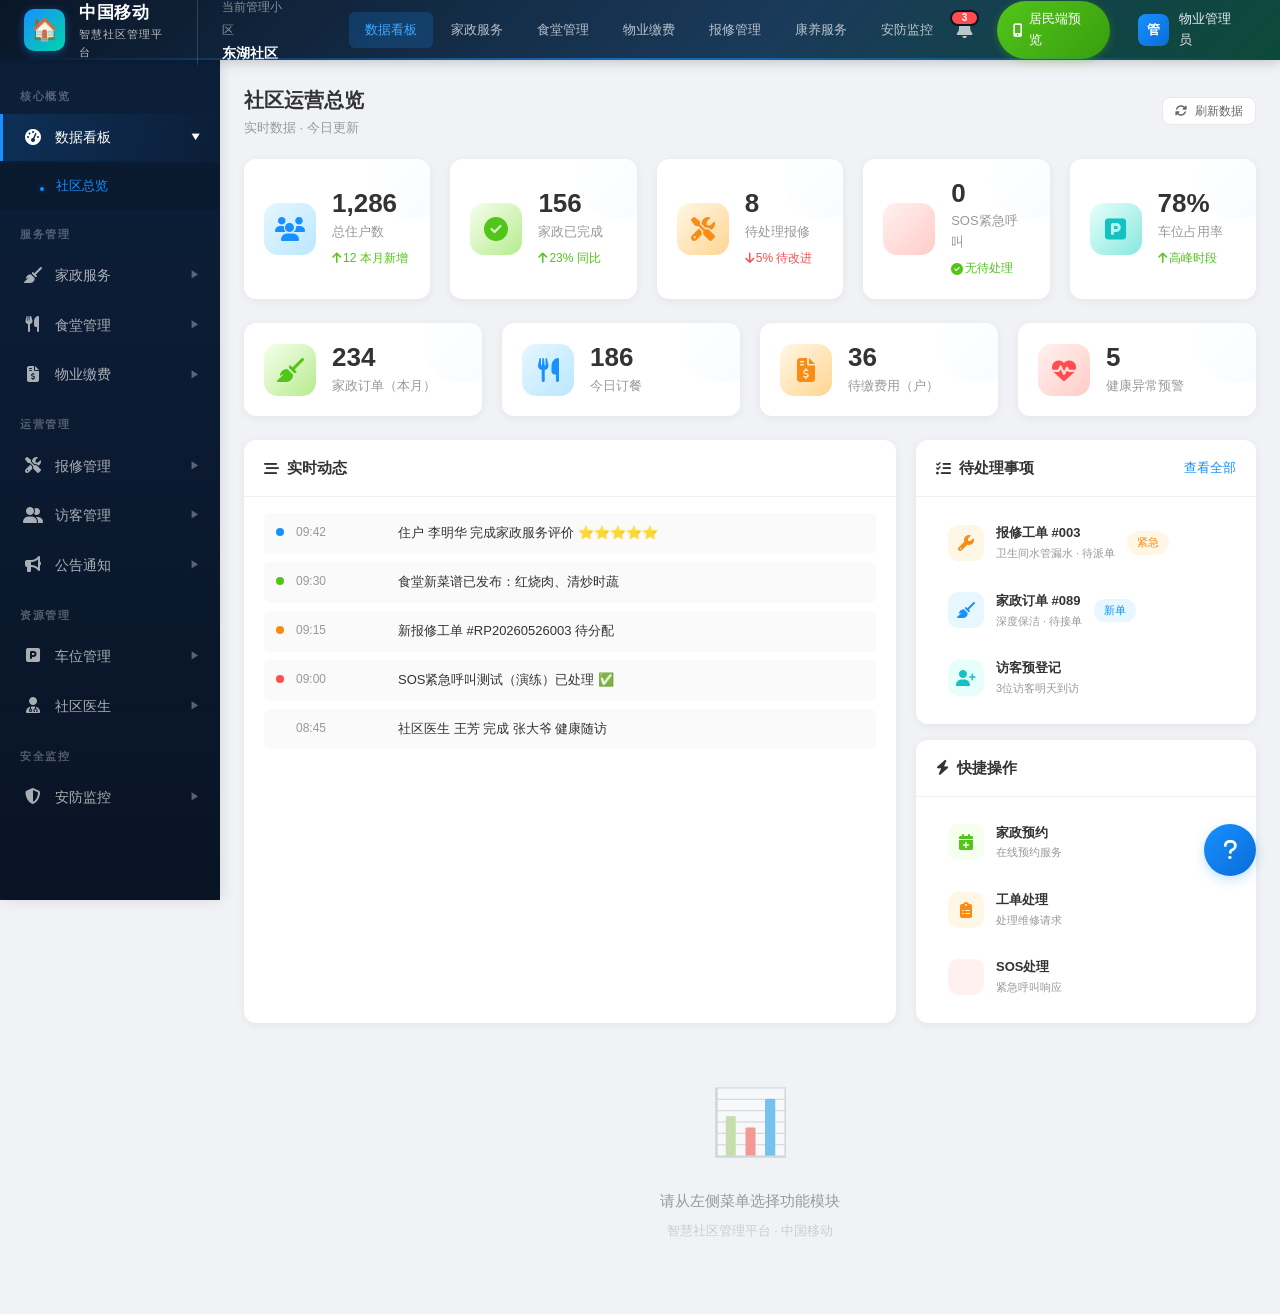
<file: static/index-v2.html>
<!DOCTYPE html>
<html lang="zh-CN">
<head>
    <meta charset="UTF-8">
    <meta name="viewport" content="width=device-width, initial-scale=1.0">
    <title>智慧社区物业管理平台</title>
    <link rel="stylesheet" href="design-system.css">
    <link rel="stylesheet" href="https://cdnjs.cloudflare.com/ajax/libs/font-awesome/6.4.0/css/all.min.css">
    <style>
        /* ============================================
           智慧社区管理平台 - 主界面样式
           UI Designer 2.0
           ============================================ */

        /* --- 顶部导航栏 --- */
        .top-header {
            height: var(--header-height);
            background: linear-gradient(135deg, #0a1628 0%, #1a3a5a 60%, #0d4a3a 100%);
            display: flex;
            align-items: center;
            justify-content: space-between;
            padding: 0 24px;
            box-shadow: 0 2px 12px rgba(0,0,0,0.2);
            position: fixed;
            top: 0; left: 0; right: 0;
            z-index: 1000;
        }
        .top-header::after {
            content: '';
            position: absolute;
            bottom: 0; left: 0; right: 0;
            height: 2px;
            background: linear-gradient(90deg, transparent 0%, #1890ff 50%, transparent 100%);
            opacity: 0.6;
        }
        .top-header-left { display: flex; align-items: center; gap: 24px; }
        .platform-logo { display: flex; align-items: center; gap: 14px; }
        .logo-icon {
            width: 42px; height: 42px;
            background: linear-gradient(135deg, #1890ff 0%, #00d4aa 100%);
            border-radius: 10px;
            display: flex; align-items: center; justify-content: center;
            font-size: 22px;
            box-shadow: 0 2px 8px rgba(24,144,255,0.4);
        }
        .logo-text { color: white; font-size: 17px; font-weight: 700; letter-spacing: 0.5px; }
        .logo-text small { display: block; font-size: 11px; font-weight: 400; opacity: 0.7; letter-spacing: 1px; }
        .current-community {
            padding-left: 24px;
            border-left: 1px solid rgba(255,255,255,0.15);
        }
        .current-community span { color: rgba(255,255,255,0.5); font-size: 12px; }
        .current-community strong { color: white; font-size: 14px; display: block; margin-top: 2px; }
        .top-nav { display: flex; gap: 2px; margin-left: 32px; }
        .top-nav-item {
            padding: 8px 16px;
            color: rgba(255,255,255,0.7);
            font-size: 13px;
            cursor: pointer;
            border-radius: 6px;
            transition: all var(--transition-fast);
            white-space: nowrap;
            font-weight: 500;
        }
        .top-nav-item:hover { background: rgba(255,255,255,0.1); color: white; }
        .top-nav-item.active {
            background: rgba(24,144,255,0.2);
            color: #40a9ff;
        }
        .top-header-right { display: flex; align-items: center; gap: 16px; }
        .header-notify {
            position: relative;
            padding: 8px;
            color: rgba(255,255,255,0.7);
            cursor: pointer;
            font-size: 18px;
            transition: all var(--transition-fast);
        }
        .header-notify:hover { color: white; transform: scale(1.1); }
        .header-notify .badge {
            position: absolute; top: 2px; right: 2px;
            min-width: 16px; height: 16px;
            background: #ff4d4f;
            border-radius: 8px;
            font-size: 10px;
            display: flex; align-items: center; justify-content: center;
            color: white;
            font-weight: 600;
            border: 2px solid #0a1628;
        }
        .user-dropdown {
            display: flex; align-items: center; gap: 10px;
            padding: 6px 12px;
            border-radius: 8px;
            cursor: pointer;
            transition: all var(--transition-fast);
        }
        .user-dropdown:hover { background: rgba(255,255,255,0.1); }
        .user-avatar-sm {
            width: 32px; height: 32px;
            background: linear-gradient(135deg, #1890ff 0%, #096dd9 100%);
            border-radius: 8px;
            display: flex; align-items: center; justify-content: center;
            color: white; font-size: 13px; font-weight: 600;
        }
        .user-name-sm { color: rgba(255,255,255,0.9); font-size: 13px; }

        /* --- 主布局 --- */
        .main-container { display: flex; margin-top: var(--header-height); min-height: calc(100vh - var(--header-height)); }

        /* --- 侧边栏 --- */
        .sidebar {
            width: var(--sidebar-width);
            background: linear-gradient(180deg, #0c1f3a 0%, #091425 100%);
            min-height: calc(100vh - var(--header-height));
            position: fixed;
            left: 0; top: var(--header-height);
            bottom: 0;
            overflow-y: auto;
            box-shadow: 2px 0 12px rgba(0,0,0,0.1);
            transition: width 0.3s ease;
        }
        .sidebar::-webkit-scrollbar { width: 4px; }
        .sidebar::-webkit-scrollbar-thumb { background: rgba(255,255,255,0.1); border-radius: 2px; }
        .sidebar-menu { padding: 12px 0; }
        .menu-group-label {
            padding: 16px 20px 6px;
            font-size: 11px;
            color: rgba(255,255,255,0.3);
            text-transform: uppercase;
            letter-spacing: 1.5px;
            font-weight: 600;
        }
        .menu-item {
            display: flex;
            align-items: center;
            justify-content: space-between;
            padding: 11px 20px;
            color: rgba(255,255,255,0.65);
            font-size: 14px;
            cursor: pointer;
            transition: all var(--transition-fast);
            border-left: 3px solid transparent;
            margin: 2px 0;
        }
        .menu-item:hover { background: rgba(255,255,255,0.06); color: rgba(255,255,255,0.9); }
        .menu-item.active {
            background: linear-gradient(90deg, rgba(24,144,255,0.15) 0%, transparent 100%);
            color: white;
            border-left-color: var(--color-primary);
        }
        .menu-item-left { display: flex; align-items: center; gap: 12px; }
        .menu-item-icon { font-size: 16px; width: 20px; text-align: center; }
        .menu-arrow { font-size: 10px; transition: transform 0.3s ease; opacity: 0.5; }
        .menu-item.open .menu-arrow { transform: rotate(90deg); opacity: 1; }
        .submenu {
            display: none;
            background: rgba(0,0,0,0.15);
            padding: 4px 0;
        }
        .submenu.show { display: block; animation: submenuSlide 0.2s ease; }
        @keyframes submenuSlide { from { opacity: 0; transform: translateY(-4px); } to { opacity: 1; transform: translateY(0); } }
        .submenu-item {
            padding: 9px 20px 9px 56px;
            color: rgba(255,255,255,0.5);
            font-size: 13px;
            cursor: pointer;
            transition: all var(--transition-fast);
            position: relative;
        }
        .submenu-item::before {
            content: '';
            position: absolute;
            left: 40px; top: 50%;
            width: 4px; height: 4px;
            border-radius: 50%;
            background: rgba(255,255,255,0.2);
        }
        .submenu-item:hover { color: rgba(255,255,255,0.85); background: rgba(255,255,255,0.04); }
        .submenu-item:hover::before { background: var(--color-primary); }
        .submenu-item.active { color: var(--color-primary); }
        .submenu-item.active::before { background: var(--color-primary); box-shadow: 0 0 6px rgba(24,144,255,0.5); }

        /* --- 主内容区 --- */
        .main-content {
            flex: 1;
            margin-left: var(--sidebar-width);
            padding: 24px;
            min-height: calc(100vh - var(--header-height));
            animation: pageEnter 0.3s ease-out;
        }
        @keyframes pageEnter { from { opacity: 0; transform: translateY(8px); } to { opacity: 1; transform: translateY(0); } }

        /* --- 数据概览卡片 --- */
        .overview-grid {
            display: grid;
            grid-template-columns: repeat(4, 1fr);
            gap: 20px;
            margin-bottom: 24px;
        }
        .overview-grid.five-cols { grid-template-columns: repeat(5, 1fr); }
        .stat-card {
            background: var(--color-white);
            border-radius: var(--radius-lg);
            padding: 20px;
            display: flex;
            align-items: center;
            gap: 16px;
            box-shadow: var(--shadow-sm);
            transition: all var(--transition-base);
            cursor: pointer;
            position: relative;
            overflow: hidden;
        }
        .stat-card::after {
            content: '';
            position: absolute;
            top: 0; right: 0;
            width: 80px; height: 80px;
            border-radius: 50%;
            background: linear-gradient(135deg, transparent 0%, rgba(24,144,255,0.03) 100%);
            transform: translate(20px, -20px);
        }
        .stat-card:hover { box-shadow: var(--shadow-md); transform: translateY(-3px); }
        .stat-icon {
            width: 52px; height: 52px;
            border-radius: 14px;
            display: flex; align-items: center; justify-content: center;
            font-size: 24px;
            flex-shrink: 0;
            position: relative;
            z-index: 1;
        }
        .stat-icon.blue { background: linear-gradient(135deg, #e6f7ff 0%, #bae7ff 100%); color: #1890ff; }
        .stat-icon.green { background: linear-gradient(135deg, #f6ffed 0%, #b7eb8f 100%); color: #52c41a; }
        .stat-icon.orange { background: linear-gradient(135deg, #fff7e6 0%, #ffd591 100%); color: #fa8c16; }
        .stat-icon.red { background: linear-gradient(135deg, #fff1f0 0%, #ffccc7 100%); color: #ff4d4f; }
        .stat-icon.purple { background: linear-gradient(135deg, #f9f0ff 0%, #d3adf7 100%); color: #722ed1; }
        .stat-icon.cyan { background: linear-gradient(135deg, #e6fffb 0%, #87e8de 100%); color: #13c2c2; }
        .stat-info { position: relative; z-index: 1; }
        .stat-info h3 {
            font-size: 26px;
            font-weight: 700;
            color: var(--color-text-primary);
            line-height: 1.1;
            font-variant-numeric: tabular-nums;
        }
        .stat-info p { font-size: 13px; color: var(--color-text-tertiary); margin-top: 4px; }
        .stat-trend {
            display: inline-flex;
            align-items: center;
            gap: 2px;
            font-size: 12px;
            margin-top: 6px;
            font-weight: 500;
        }
        .stat-trend.up { color: #52c41a; }
        .stat-trend.down { color: #ff4d4f; }

        /* --- 功能入口网格 --- */
        .func-grid {
            display: grid;
            grid-template-columns: repeat(4, 1fr);
            gap: 16px;
            margin-bottom: 24px;
        }
        .func-card {
            background: var(--color-white);
            border-radius: var(--radius-lg);
            padding: 24px 16px;
            text-align: center;
            cursor: pointer;
            transition: all var(--transition-base);
            box-shadow: var(--shadow-sm);
            border: 1px solid transparent;
        }
        .func-card:hover {
            box-shadow: var(--shadow-lg);
            transform: translateY(-4px);
            border-color: var(--color-primary-light);
        }
        .func-icon-wrap {
            width: 56px; height: 56px;
            margin: 0 auto 12px;
            border-radius: 16px;
            display: flex; align-items: center; justify-content: center;
            font-size: 28px;
            transition: transform var(--transition-base);
        }
        .func-card:hover .func-icon-wrap { transform: scale(1.1); }
        .func-name { font-size: 15px; font-weight: 600; color: var(--color-text-primary); margin-bottom: 4px; }
        .func-desc { font-size: 12px; color: var(--color-text-tertiary); }

        /* --- 内容布局 --- */
        .content-grid {
            display: grid;
            grid-template-columns: 1fr 340px;
            gap: 20px;
        }
        .panel {
            background: var(--color-white);
            border-radius: var(--radius-lg);
            box-shadow: var(--shadow-sm);
            overflow: hidden;
        }
        .panel-header {
            display: flex;
            justify-content: space-between;
            align-items: center;
            padding: 16px 20px;
            border-bottom: 1px solid #f0f0f0;
        }
        .panel-title {
            font-size: 15px;
            font-weight: 600;
            color: var(--color-text-primary);
            display: flex;
            align-items: center;
            gap: 8px;
        }
        .panel-body { padding: 16px 20px; }
        .panel-more { font-size: 13px; color: var(--color-primary); cursor: pointer; font-weight: 500; }
        .panel-more:hover { color: var(--color-primary-dark); }

        /* --- 事件时间线 --- */
        .event-list { display: flex; flex-direction: column; gap: 8px; }
        .event-item {
            display: flex;
            gap: 12px;
            padding: 10px 12px;
            background: var(--color-bg-light);
            border-radius: var(--radius-sm);
            font-size: 13px;
            transition: background var(--transition-fast);
        }
        .event-item:hover { background: #f0f7ff; }
        .event-time { color: var(--color-text-tertiary); min-width: 90px; font-size: 12px; flex-shrink: 0; }
        .event-dot {
            width: 8px; height: 8px;
            border-radius: 50%;
            margin-top: 5px;
            flex-shrink: 0;
        }
        .event-dot.blue { background: var(--color-primary); }
        .event-dot.green { background: var(--color-success); }
        .event-dot.orange { background: var(--color-warning); }
        .event-dot.red { background: var(--color-danger); }

        /* --- 快捷入口列表 --- */
        .quick-list { display: flex; flex-direction: column; gap: 8px; }
        .quick-item {
            display: flex;
            align-items: center;
            gap: 12px;
            padding: 10px 12px;
            border-radius: var(--radius-sm);
            cursor: pointer;
            transition: background var(--transition-fast);
        }
        .quick-item:hover { background: var(--color-bg-light); }
        .quick-icon {
            width: 36px; height: 36px;
            border-radius: 10px;
            display: flex; align-items: center; justify-content: center;
            font-size: 16px;
            flex-shrink: 0;
        }
        .quick-text h4 { font-size: 13px; font-weight: 600; color: var(--color-text-primary); }
        .quick-text p { font-size: 11px; color: var(--color-text-tertiary); margin-top: 1px; }

        /* --- 表格容器 --- */
        .table-panel {
            background: var(--color-white);
            border-radius: var(--radius-lg);
            box-shadow: var(--shadow-sm);
            overflow: hidden;
            margin-bottom: 20px;
        }
        .table-toolbar {
            display: flex;
            justify-content: space-between;
            align-items: center;
            padding: 16px 20px;
            border-bottom: 1px solid #f0f0f0;
            flex-wrap: wrap;
            gap: 12px;
        }
        .table-toolbar-left { display: flex; align-items: center; gap: 12px; flex-wrap: wrap; }
        .table-toolbar-right { display: flex; align-items: center; gap: 8px; }

        /* --- Tab 切换 --- */
        .tab-bar {
            display: flex;
            background: var(--color-bg-light);
            border-radius: var(--radius-md);
            padding: 3px;
            gap: 2px;
        }
        .tab-item {
            padding: 7px 16px;
            font-size: 13px;
            color: var(--color-text-secondary);
            cursor: pointer;
            border-radius: var(--radius-sm);
            transition: all var(--transition-fast);
            font-weight: 500;
            white-space: nowrap;
        }
        .tab-item:hover { color: var(--color-text-primary); background: rgba(255,255,255,0.5); }
        .tab-item.active { background: var(--color-white); color: var(--color-primary); box-shadow: var(--shadow-xs); font-weight: 600; }

        /* --- 页面标题区 --- */
        .page-header {
            display: flex;
            justify-content: space-between;
            align-items: center;
            margin-bottom: 20px;
            flex-wrap: wrap;
            gap: 12px;
        }
        .page-title-area h2 { font-size: 20px; font-weight: 700; color: var(--color-text-primary); }
        .page-title-area p { font-size: 13px; color: var(--color-text-tertiary); margin-top: 2px; }
        .page-actions { display: flex; gap: 8px; }

        /* --- 表单面板 --- */
        .form-panel {
            background: var(--color-white);
            border-radius: var(--radius-lg);
            box-shadow: var(--shadow-sm);
            overflow: hidden;
        }
        .form-section {
            padding: 20px;
            border-bottom: 1px solid #f0f0f0;
        }
        .form-section:last-child { border-bottom: none; }
        .form-section-title {
            font-size: 15px;
            font-weight: 600;
            color: var(--color-text-primary);
            margin-bottom: 16px;
            display: flex;
            align-items: center;
            gap: 8px;
        }
        .form-row {
            display: grid;
            grid-template-columns: repeat(3, 1fr);
            gap: 16px;
            margin-bottom: 16px;
        }
        .form-row:last-child { margin-bottom: 0; }
        .form-col-2 { grid-column: span 2; }
        .form-col-full { grid-column: 1 / -1; }

        /* --- 服务类型选择 --- */
        .service-type-grid { display: grid; grid-template-columns: repeat(4, 1fr); gap: 12px; }
        .service-type-card {
            border: 2px solid var(--color-border);
            border-radius: var(--radius-md);
            padding: 16px 12px;
            text-align: center;
            cursor: pointer;
            transition: all var(--transition-fast);
        }
        .service-type-card:hover { border-color: var(--color-primary); background: var(--color-primary-light); }
        .service-type-card.selected {
            border-color: var(--color-primary);
            background: linear-gradient(135deg, #e6f7ff 0%, #bae7ff 100%);
        }
        .service-type-icon {
            width: 44px; height: 44px;
            margin: 0 auto 8px;
            background: var(--color-bg-light);
            border-radius: 12px;
            display: flex; align-items: center; justify-content: center;
            font-size: 22px;
            transition: all var(--transition-fast);
        }
        .service-type-card.selected .service-type-icon {
            background: linear-gradient(135deg, var(--color-primary) 0%, var(--color-primary-dark) 100%);
        }
        .service-type-card.selected .service-type-icon { filter: brightness(10); }
        .service-type-name { font-size: 14px; font-weight: 600; color: var(--color-text-primary); }
        .service-type-price { font-size: 12px; color: var(--color-text-tertiary); margin-top: 4px; }

        /* --- 演示引导 --- */
        .guide-overlay {
            position: fixed; top: 0; left: 0; right: 0; bottom: 0;
            background: rgba(0,0,0,0.6);
            backdrop-filter: blur(4px);
            -webkit-backdrop-filter: blur(4px);
            z-index: 5000;
            display: flex; align-items: center; justify-content: center;
            animation: fadeIn 0.3s ease;
        }
        .guide-card {
            background: var(--color-white);
            border-radius: var(--radius-xl);
            width: 500px;
            max-width: 92%;
            overflow: hidden;
            box-shadow: var(--shadow-xl);
            animation: guidePop 0.4s cubic-bezier(0.34, 1.56, 0.64, 1);
        }
        @keyframes guidePop { from { opacity: 0; transform: scale(0.9) translateY(20px); } to { opacity: 1; transform: scale(1) translateY(0); } }
        .guide-card-header {
            background: var(--color-primary-gradient);
            color: white;
            padding: 28px 28px 20px;
            text-align: center;
        }
        .guide-card-header h2 { font-size: 22px; margin-bottom: 8px; }
        .guide-card-header p { font-size: 14px; opacity: 0.85; }
        .guide-steps { padding: 24px 28px; }
        .guide-step {
            display: flex; align-items: center; gap: 14px;
            padding: 12px;
            border-radius: var(--radius-md);
            transition: background var(--transition-fast);
        }
        .guide-step:hover { background: var(--color-bg-light); }
        .guide-step-num {
            width: 28px; height: 28px;
            background: var(--color-primary-gradient);
            color: white;
            border-radius: 50%;
            display: flex; align-items: center; justify-content: center;
            font-size: 13px; font-weight: 700;
            flex-shrink: 0;
        }
        .guide-step-text { font-size: 14px; color: var(--color-text-primary); }
        .guide-card-footer {
            padding: 16px 28px;
            background: var(--color-bg-light);
            display: flex;
            justify-content: center;
            gap: 12px;
        }

        /* --- 帮助面板 --- */
        .help-fab {
            position: fixed;
            bottom: 24px; right: 24px;
            width: 52px; height: 52px;
            background: var(--color-primary-gradient);
            border-radius: 50%;
            display: flex; align-items: center; justify-content: center;
            color: white;
            font-size: 22px;
            cursor: pointer;
            box-shadow: var(--shadow-primary);
            z-index: 1000;
            transition: all var(--transition-base);
        }
        .help-fab:hover { transform: scale(1.1); box-shadow: 0 6px 24px rgba(24,144,255,0.4); }
        .help-panel {
            position: fixed;
            bottom: 88px; right: 24px;
            width: 320px;
            background: var(--color-white);
            border-radius: var(--radius-lg);
            box-shadow: var(--shadow-xl);
            z-index: 1000;
            overflow: hidden;
            display: none;
            animation: helpSlide 0.25s ease;
        }
        .help-panel.show { display: block; }
        @keyframes helpSlide { from { opacity: 0; transform: translateY(8px); } to { opacity: 1; transform: translateY(0); } }
        .help-panel-header {
            padding: 14px 16px;
            background: var(--color-primary-gradient);
            color: white;
            font-size: 15px;
            font-weight: 600;
        }
        .help-panel-body { padding: 8px; max-height: 400px; overflow-y: auto; }

        /* --- H5预览按钮 --- */
        .h5-preview-btn {
            display: inline-flex;
            align-items: center;
            gap: 6px;
            padding: 8px 16px;
            background: linear-gradient(135deg, #52c41a 0%, #389e0d 100%);
            color: white;
            border-radius: var(--radius-pill);
            font-size: 13px;
            font-weight: 500;
            cursor: pointer;
            transition: all var(--transition-base);
            box-shadow: 0 2px 8px rgba(82,196,26,0.3);
        }
        .h5-preview-btn:hover { transform: translateY(-2px); box-shadow: 0 4px 16px rgba(82,196,26,0.4); }

        /* --- 通知下拉 --- */
        .notify-dropdown {
            position: absolute;
            top: 100%; right: 0;
            width: 360px;
            background: var(--color-white);
            border-radius: var(--radius-lg);
            box-shadow: var(--shadow-xl);
            z-index: 1001;
            margin-top: 12px;
            overflow: hidden;
            display: none;
            animation: notifySlide 0.2s ease;
        }
        .notify-dropdown.show { display: block; }
        @keyframes notifySlide { from { opacity: 0; transform: translateY(-4px); } to { opacity: 1; transform: translateY(0); } }
        .notify-dropdown-header {
            display: flex; justify-content: space-between; align-items: center;
            padding: 14px 16px;
            border-bottom: 1px solid #f0f0f0;
        }
        .notify-dropdown-header h4 { font-size: 15px; color: var(--color-text-primary); margin: 0; }
        .notify-dropdown-list { max-height: 320px; overflow-y: auto; }
        .notify-item {
            display: flex; align-items: flex-start; gap: 12px;
            padding: 12px 16px;
            cursor: pointer;
            transition: background var(--transition-fast);
            border-bottom: 1px solid #fafafa;
        }
        .notify-item:hover { background: #f0f7ff; }
        .notify-item.unread { background: #fffbe6; }
    </style>
</head>
<body>
    <!-- ========== 顶部导航栏 ========== -->
    <header class="top-header">
        <div class="top-header-left">
            <div class="platform-logo">
                <div class="logo-icon">🏠</div>
                <div class="logo-text">中国移动<br><small>智慧社区管理平台</small></div>
            </div>
            <div class="current-community">
                <span>当前管理小区</span>
                <strong>东湖社区</strong>
            </div>
            <nav class="top-nav">
                <div class="top-nav-item active" onclick="switchModule('dashboard')">数据看板</div>
                <div class="top-nav-item" onclick="switchModule('housekeeping')">家政服务</div>
                <div class="top-nav-item" onclick="switchModule('canteen')">食堂管理</div>
                <div class="top-nav-item" onclick="switchModule('property')">物业缴费</div>
                <div class="top-nav-item" onclick="switchModule('repair')">报修管理</div>
                <div class="top-nav-item" onclick="switchModule('health')">康养服务</div>
                <div class="top-nav-item" onclick="switchModule('security')">安防监控</div>
            </nav>
        </div>
        <div class="top-header-right">
            <div class="header-notify" onclick="toggleNotifyDropdown(event)" id="notifyBell">
                <i class="fas fa-bell"></i>
                <span class="badge badge-red" id="notifyBadge">3</span>
                <div class="notify-dropdown" id="notifyDropdown">
                    <div class="notify-dropdown-header">
                        <h4>消息提醒</h4>
                        <span class="panel-more" onclick="clearNotifications(event)">全部已读</span>
                    </div>
                    <div class="notify-dropdown-list" id="notifyList">
                        <div class="notify-item unread">
                            <i class="fas fa-exclamation-circle" style="color:#ff4d4f;font-size:18px;"></i>
                            <div class="notify-content">
                                <div class="notify-title">紧急：3栋2单元消防通道堵塞</div>
                                <div class="notify-desc">巡检发现消防通道被杂物占用</div>
                            </div>
                            <span class="notify-time">2分钟前</span>
                        </div>
                        <div class="notify-item unread">
                            <i class="fas fa-wrench" style="color:#fa8c16;font-size:18px;"></i>
                            <div class="notify-content">
                                <div class="notify-title">新报修：卫生间水管漏水</div>
                                <div class="notify-desc">住户 李明华 提交报修申请</div>
                            </div>
                            <span class="notify-time">10分钟前</span>
                        </div>
                        <div class="notify-item">
                            <i class="fas fa-calendar-check" style="color:#1890ff;font-size:18px;"></i>
                            <div class="notify-content">
                                <div class="notify-title">社区医生签约到期提醒</div>
                                <div class="notify-desc">5位居民签约即将到期</div>
                            </div>
                            <span class="notify-time">1小时前</span>
                        </div>
                    </div>
                </div>
            </div>
            <div class="h5-preview-btn" onclick="window.open('h5.html','_blank')">
                <i class="fas fa-mobile-alt"></i> 居民端预览
            </div>
            <div class="user-dropdown">
                <div class="user-avatar-sm">管</div>
                <span class="user-name-sm">物业管理员</span>
            </div>
        </div>
    </header>

    <div class="main-container">
        <!-- ========== 侧边栏 ========== -->
        <aside class="sidebar">
            <div class="sidebar-menu">
                <div class="menu-group-label">核心概览</div>
                <div class="menu-item has-submenu open active" onclick="toggleSubmenu(this)" data-module="dashboard">
                    <div class="menu-item-left">
                        <span class="menu-item-icon"><i class="fas fa-tachometer-alt"></i></span>
                        <span>数据看板</span>
                    </div>
                    <span class="menu-arrow">▶</span>
                </div>
                <div class="submenu show" id="submenu-dashboard">
                    <div class="submenu-item active" data-page="dashboard-home" onclick="showPage('dashboard-home')">社区总览</div>
                </div>

                <div class="menu-group-label">服务管理</div>
                <div class="menu-item has-submenu" onclick="toggleSubmenu(this)" data-module="housekeeping">
                    <div class="menu-item-left">
                        <span class="menu-item-icon"><i class="fas fa-broom"></i></span>
                        <span>家政服务</span>
                    </div>
                    <span class="menu-arrow">▶</span>
                </div>
                <div class="submenu" id="submenu-housekeeping">
                    <div class="submenu-item" data-page="housekeeping-home" onclick="showPage('housekeeping-home')">服务概览</div>
                    <div class="submenu-item" data-page="housekeeping-book" onclick="showPage('housekeeping-book')">服务预约</div>
                    <div class="submenu-item" data-page="housekeeping-orders" onclick="showPage('housekeeping-orders')">订单管理</div>
                </div>

                <div class="menu-item has-submenu" onclick="toggleSubmenu(this)" data-module="canteen">
                    <div class="menu-item-left">
                        <span class="menu-item-icon"><i class="fas fa-utensils"></i></span>
                        <span>食堂管理</span>
                    </div>
                    <span class="menu-arrow">▶</span>
                </div>
                <div class="submenu" id="submenu-canteen">
                    <div class="submenu-item" data-page="canteen-home" onclick="showPage('canteen-home')">食堂概览</div>
                    <div class="submenu-item" data-page="canteen-dishes" onclick="showPage('canteen-dishes')">菜品管理</div>
                    <div class="submenu-item" data-page="canteen-orders" onclick="showPage('canteen-orders')">订餐管理</div>
                    <div class="submenu-item" data-page="canteen-ingredients" onclick="showPage('canteen-ingredients')">食材库存</div>
                    <div class="submenu-item" data-page="canteen-menus" onclick="showPage('canteen-menus')">每日菜谱</div>
                </div>

                <div class="menu-item has-submenu" onclick="toggleSubmenu(this)" data-module="property">
                    <div class="menu-item-left">
                        <span class="menu-item-icon"><i class="fas fa-file-invoice-dollar"></i></span>
                        <span>物业缴费</span>
                    </div>
                    <span class="menu-arrow">▶</span>
                </div>
                <div class="submenu" id="submenu-property">
                    <div class="submenu-item" data-page="property-home" onclick="showPage('property-home')">缴费概览</div>
                    <div class="submenu-item" data-page="property-fees" onclick="showPage('property-fees')">费用管理</div>
                    <div class="submenu-item" data-page="property-records" onclick="showPage('property-records')">缴费记录</div>
                </div>

                <div class="menu-group-label">运营管理</div>
                <div class="menu-item has-submenu" onclick="toggleSubmenu(this)" data-module="repair">
                    <div class="menu-item-left">
                        <span class="menu-item-icon"><i class="fas fa-tools"></i></span>
                        <span>报修管理</span>
                    </div>
                    <span class="menu-arrow">▶</span>
                </div>
                <div class="submenu" id="submenu-repair">
                    <div class="submenu-item" data-page="repair-home" onclick="showPage('repair-home')">报修概览</div>
                    <div class="submenu-item" data-page="repair-orders" onclick="showPage('repair-orders')">工单管理</div>
                </div>

                <div class="menu-item has-submenu" onclick="toggleSubmenu(this)" data-module="visitor">
                    <div class="menu-item-left">
                        <span class="menu-item-icon"><i class="fas fa-user-friends"></i></span>
                        <span>访客管理</span>
                    </div>
                    <span class="menu-arrow">▶</span>
                </div>
                <div class="submenu" id="submenu-visitor">
                    <div class="submenu-item" data-page="visitor-home" onclick="showPage('visitor-home')">访客概览</div>
                    <div class="submenu-item" data-page="visitor-register" onclick="showPage('visitor-register')">访客登记</div>
                    <div class="submenu-item" data-page="visitor-records" onclick="showPage('visitor-records')">通行记录</div>
                </div>

                <div class="menu-item has-submenu" onclick="toggleSubmenu(this)" data-module="announcement">
                    <div class="menu-item-left">
                        <span class="menu-item-icon"><i class="fas fa-bullhorn"></i></span>
                        <span>公告通知</span>
                    </div>
                    <span class="menu-arrow">▶</span>
                </div>
                <div class="submenu" id="submenu-announcement">
                    <div class="submenu-item" data-page="announcement-home" onclick="showPage('announcement-home')">公告概览</div>
                    <div class="submenu-item" data-page="announcement-list" onclick="showPage('announcement-list')">公告管理</div>
                </div>

                <div class="menu-group-label">资源管理</div>
                <div class="menu-item has-submenu" onclick="toggleSubmenu(this)" data-module="parking">
                    <div class="menu-item-left">
                        <span class="menu-item-icon"><i class="fas fa-parking"></i></span>
                        <span>车位管理</span>
                    </div>
                    <span class="menu-arrow">▶</span>
                </div>
                <div class="submenu" id="submenu-parking">
                    <div class="submenu-item" data-page="parking-home" onclick="showPage('parking-home')">车位概览</div>
                    <div class="submenu-item" data-page="parking-spaces" onclick="showPage('parking-spaces')">车位信息</div>
                    <div class="submenu-item" data-page="parking-records" onclick="showPage('parking-records')">访客停车</div>
                </div>

                <div class="menu-item has-submenu" onclick="toggleSubmenu(this)" data-module="commdoctor">
                    <div class="menu-item-left">
                        <span class="menu-item-icon"><i class="fas fa-user-doctor"></i></span>
                        <span>社区医生</span>
                    </div>
                    <span class="menu-arrow">▶</span>
                </div>
                <div class="submenu" id="submenu-commdoctor">
                    <div class="submenu-item" data-page="commdoctor-home" onclick="showPage('commdoctor-home')">医生概览</div>
                    <div class="submenu-item" data-page="commdoctor-list" onclick="showPage('commdoctor-list')">医生管理</div>
                    <div class="submenu-item" data-page="commdoctor-signings" onclick="showPage('commdoctor-signings')">签约管理</div>
                    <div class="submenu-item" data-page="commdoctor-followups" onclick="showPage('commdoctor-followups')">随访管理</div>
                    <div class="submenu-item" data-page="commdoctor-alerts" onclick="showPage('commdoctor-alerts')">异常预警</div>
                    <div class="submenu-item" data-page="commdoctor-consults" onclick="showPage('commdoctor-consults')">在线问诊</div>
                </div>

                <div class="menu-group-label">安全监控</div>
                <div class="menu-item has-submenu" onclick="toggleSubmenu(this)" data-module="security">
                    <div class="menu-item-left">
                        <span class="menu-item-icon"><i class="fas fa-shield-alt"></i></span>
                        <span>安防监控</span>
                    </div>
                    <span class="menu-arrow">▶</span>
                </div>
                <div class="submenu" id="submenu-security">
                    <div class="submenu-item" data-page="security-home" onclick="showPage('security-home')">安防概览</div>
                    <div class="submenu-item" data-page="security-access" onclick="showPage('security-access')">门禁管理</div>
                    <div class="submenu-item" data-page="security-monitor" onclick="showPage('security-monitor')">监控概览</div>
                    <div class="submenu-item" data-page="security-alerts" onclick="showPage('security-alerts')">告警记录</div>
                </div>
            </div>
        </aside>

        <!-- ========== 主内容区域 ========== -->
        <main class="main-content">
            <!-- 数据看板首页 -->
            <div id="page-dashboard-home" class="page-content active-page">
                <div class="page-header">
                    <div class="page-title-area">
                        <h2>社区运营总览</h2>
                        <p>实时数据 · 今日更新</p>
                    </div>
                    <div class="page-actions">
                        <button class="btn btn-outline btn-sm" onclick="refreshDashboard()">
                            <i class="fas fa-sync-alt"></i> 刷新数据
                        </button>
                    </div>
                </div>

                <!-- 核心指标卡片 -->
                <div class="overview-grid five-cols">
                    <div class="stat-card" onclick="animateCount(this)">
                        <div class="stat-icon blue"><i class="fas fa-users"></i></div>
                        <div class="stat-info">
                            <h3 id="dash-total-residents">1,286</h3>
                            <p>总住户数</p>
                            <div class="stat-trend up"><i class="fas fa-arrow-up"></i> 12 本月新增</div>
                        </div>
                    </div>
                    <div class="stat-card">
                        <div class="stat-icon green"><i class="fas fa-check-circle"></i></div>
                        <div class="stat-info">
                            <h3 id="dash-hk-completed">156</h3>
                            <p>家政已完成</p>
                            <div class="stat-trend up"><i class="fas fa-arrow-up"></i> 23% 同比</div>
                        </div>
                    </div>
                    <div class="stat-card">
                        <div class="stat-icon orange"><i class="fas fa-tools"></i></div>
                        <div class="stat-info">
                            <h3 id="dash-repair-pending">8</h3>
                            <p>待处理报修</p>
                            <div class="stat-trend down"><i class="fas fa-arrow-down"></i> 5% 待改进</div>
                        </div>
                    </div>
                    <div class="stat-card">
                        <div class="stat-icon red"><i class="fas fa-sos"></i></div>
                        <div class="stat-info">
                            <h3 id="dash-sos-pending">0</h3>
                            <p>SOS紧急呼叫</p>
                            <div class="stat-trend up"><i class="fas fa-check-circle"></i> 无待处理</div>
                        </div>
                    </div>
                    <div class="stat-card">
                        <div class="stat-icon cyan"><i class="fas fa-parking"></i></div>
                        <div class="stat-info">
                            <h3 id="dash-parking-rate">78%</h3>
                            <p>车位占用率</p>
                            <div class="stat-trend up"><i class="fas fa-arrow-up"></i> 高峰时段</div>
                        </div>
                    </div>
                </div>

                <!-- 各模块数据 -->
                <div class="overview-grid" style="margin-bottom:24px;">
                    <div class="stat-card" onclick="switchModule('housekeeping')">
                        <div class="stat-icon green"><i class="fas fa-broom"></i></div>
                        <div class="stat-info">
                            <h3 id="dash-hk-total">234</h3>
                            <p>家政订单（本月）</p>
                        </div>
                    </div>
                    <div class="stat-card" onclick="switchModule('canteen')">
                        <div class="stat-icon blue"><i class="fas fa-utensils"></i></div>
                        <div class="stat-info">
                            <h3 id="dash-ct-today">186</h3>
                            <p>今日订餐</p>
                        </div>
                    </div>
                    <div class="stat-card" onclick="switchModule('property')">
                        <div class="stat-icon orange"><i class="fas fa-file-invoice-dollar"></i></div>
                        <div class="stat-info">
                            <h3 id="dash-prop-unpaid">36</h3>
                            <p>待缴费用（户）</p>
                        </div>
                    </div>
                    <div class="stat-card" onclick="switchModule('health')">
                        <div class="stat-icon red"><i class="fas fa-heart-pulse"></i></div>
                        <div class="stat-info">
                            <h3 id="dash-health-abnormal">5</h3>
                            <p>健康异常预警</p>
                        </div>
                    </div>
                </div>

                <!-- 下方双栏布局 -->
                <div class="content-grid">
                    <div class="panel">
                        <div class="panel-header">
                            <div class="panel-title"><i class="fas fa-stream"></i> 实时动态</div>
                        </div>
                        <div class="panel-body">
                            <div class="event-list" id="dash-events">
                                <div class="event-item">
                                    <div class="event-dot blue"></div>
                                    <span class="event-time">09:42</span>
                                    <span class="event-content">住户 李明华 完成家政服务评价 ⭐⭐⭐⭐⭐</span>
                                </div>
                                <div class="event-item">
                                    <div class="event-dot green"></div>
                                    <span class="event-time">09:30</span>
                                    <span class="event-content">食堂新菜谱已发布：红烧肉、清炒时蔬</span>
                                </div>
                                <div class="event-item">
                                    <div class="event-dot orange"></div>
                                    <span class="event-time">09:15</span>
                                    <span class="event-content">新报修工单 #RP20260526003 待分配</span>
                                </div>
                                <div class="event-item">
                                    <div class="event-dot red"></div>
                                    <span class="event-time">09:00</span>
                                    <span class="event-content">SOS紧急呼叫测试（演练）已处理 ✅</span>
                                </div>
                                <div class="event-item">
                                    <div class="event-dot purple"></div>
                                    <span class="event-time">08:45</span>
                                    <span class="event-content">社区医生 王芳 完成 张大爷 健康随访</span>
                                </div>
                            </div>
                        </div>
                    </div>
                    <div>
                        <div class="panel" style="margin-bottom:16px;">
                            <div class="panel-header">
                                <div class="panel-title"><i class="fas fa-tasks"></i> 待处理事项</div>
                                <span class="panel-more">查看全部</span>
                            </div>
                            <div class="panel-body">
                                <div class="quick-list" id="dash-pending-list">
                                    <div class="quick-item" onclick="showPage('repair-orders')">
                                        <div class="quick-icon" style="background:var(--color-warning-light);color:var(--color-warning);"><i class="fas fa-wrench"></i></div>
                                        <div class="quick-text">
                                            <h4>报修工单 #003</h4>
                                            <p>卫生间水管漏水 · 待派单</p>
                                        </div>
                                        <span class="badge badge-orange">紧急</span>
                                    </div>
                                    <div class="quick-item" onclick="showPage('housekeeping-orders')">
                                        <div class="quick-icon" style="background:var(--color-primary-light);color:var(--color-primary);"><i class="fas fa-broom"></i></div>
                                        <div class="quick-text">
                                            <h4>家政订单 #089</h4>
                                            <p>深度保洁 · 待接单</p>
                                        </div>
                                        <span class="badge badge-blue">新单</span>
                                    </div>
                                    <div class="quick-item" onclick="showPage('visitor-register')">
                                        <div class="quick-icon" style="background:var(--color-info-light);color:var(--color-info);"><i class="fas fa-user-plus"></i></div>
                                        <div class="quick-text">
                                            <h4>访客预登记</h4>
                                            <p>3位访客明天到访</p>
                                        </div>
                                    </div>
                                </div>
                            </div>
                        </div>
                        <div class="panel">
                            <div class="panel-header">
                                <div class="panel-title"><i class="fas fa-bolt"></i> 快捷操作</div>
                            </div>
                            <div class="panel-body">
                                <div class="quick-list">
                                    <div class="quick-item" onclick="showPage('housekeeping-book')">
                                        <div class="quick-icon" style="background:var(--color-success-light);color:var(--color-success);"><i class="fas fa-calendar-plus"></i></div>
                                        <div class="quick-text"><h4>家政预约</h4><p>在线预约服务</p></div>
                                    </div>
                                    <div class="quick-item" onclick="showPage('repair-orders')">
                                        <div class="quick-icon" style="background:var(--color-warning-light);color:var(--color-warning);"><i class="fas fa-clipboard-list"></i></div>
                                        <div class="quick-text"><h4>工单处理</h4><p>处理维修请求</p></div>
                                    </div>
                                    <div class="quick-item" onclick="showPage('health-sos')">
                                        <div class="quick-icon" style="background:var(--color-danger-light);color:var(--color-danger);"><i class="fas fa-sos"></i></div>
                                        <div class="quick-text"><h4>SOS处理</h4><p>紧急呼叫响应</p></div>
                                    </div>
                                </div>
                            </div>
                        </div>
                    </div>
                </div>
            </div>

            <!-- 更多页面内容由 JS 动态加载 -->
            <div id="page-placeholder" class="page-content">
                <div class="empty-state">
                    <div class="empty-state-icon">📊</div>
                    <div class="empty-state-title">请从左侧菜单选择功能模块</div>
                    <div class="empty-state-desc">智慧社区管理平台 · 中国移动</div>
                </div>
            </div>
        </main>
    </div>

    <!-- 帮助按钮 -->
    <div class="help-fab" onclick="toggleHelpPanel()">
        <i class="fas fa-question"></i>
    </div>

    <!-- 帮助面板 -->
    <div class="help-panel" id="helpPanel">
        <div class="help-panel-header">
            <i class="fas fa-graduation-cap"></i> 演示引导
        </div>
        <div class="help-panel-body">
            <div class="help-item" onclick="startGuide('dashboard')">
                <div class="quick-icon" style="background:var(--color-primary-light);"><i class="fas fa-tachometer-alt"></i></div>
                <div class="quick-text"><h4>数据看板</h4><p>查看社区运营总览</p></div>
            </div>
            <div class="help-item" onclick="startGuide('housekeeping')">
                <div class="quick-icon" style="background:var(--color-success-light);"><i class="fas fa-broom"></i></div>
                <div class="quick-text"><h4>家政服务</h4><p>管理服务预约与订单</p></div>
            </div>
            <div class="help-item" onclick="startGuide('security')">
                <div class="quick-icon" style="background:var(--color-danger-light);"><i class="fas fa-shield-alt"></i></div>
                <div class="quick-text"><h4>安防监控</h4><p>门禁管理与告警处理</p></div>
            </div>
        </div>
    </div>

    <!-- Toast 容器 -->
    <div id="toastContainer"></div>

    <!-- JS: API基础 + 页面路由 -->
    <script src="design-system.css" type="text/css"></script>
    <script>
        // ========== 设计系统 JS 辅助 ==========
        const API_BASE = '/api';
        
        // API 请求封装
        async function api(url, options = {}) {
            try {
                const res = await fetch(API_BASE + url, {
                    headers: { 'Content-Type': 'application/json', ...options.headers },
                    ...options
                });
                return await res.json();
            } catch(e) {
                console.warn('[Mock] API调用:', url);
                return { code: 0, data: null };
            }
        }

        // 页面切换
        function showPage(pageId) {
            document.querySelectorAll('.page-content').forEach(el => el.classList.remove('active-page'));
            const page = document.getElementById('page-' + pageId);
            if (page) {
                page.classList.add('active-page');
                page.classList.add('page-enter');
                setTimeout(() => page.classList.remove('page-enter'), 300);
            }
            // 更新侧栏高亮
            document.querySelectorAll('.submenu-item').forEach(el => el.classList.remove('active'));
            const activeItem = document.querySelector(`[data-page="${pageId}"]`);
            if (activeItem) activeItem.classList.add('active');
        }

        // 模块切换
        function switchModule(module) {
            document.querySelectorAll('.top-nav-item').forEach(el => el.classList.remove('active'));
            event.target.classList.add('active');
            showPage(module + '-home');
        }

        // 侧栏子菜单切换
        function toggleSubmenu(el) {
            const wasOpen = el.classList.contains('open');
            // 关闭其他
            document.querySelectorAll('.menu-item.has-submenu').forEach(item => {
                item.classList.remove('open');
                const submenu = item.nextElementSibling;
                if (submenu && submenu.classList.contains('submenu')) {
                    submenu.classList.remove('show');
                }
            });
            if (!wasOpen) {
                el.classList.add('open');
                const submenu = el.nextElementSibling;
                if (submenu && submenu.classList.contains('submenu')) {
                    submenu.classList.add('show');
                }
            }
        }

        // 通知下拉
        function toggleNotifyDropdown(e) {
            e.stopPropagation();
            const dd = document.getElementById('notifyDropdown');
            dd.classList.toggle('show');
        }

        // Toast 提示
        function showToast(message, type = 'success') {
            const container = document.getElementById('toastContainer') || (() => {
                const d = document.createElement('div');
                d.id = 'toastContainer';
                d.style.cssText = 'position:fixed;top:80px;right:20px;z-index:3000;display:flex;flex-direction:column;gap:8px;';
                document.body.appendChild(d);
                return d;
            })();
            const toast = document.createElement('div');
            toast.className = 'toast ' + type;
            toast.textContent = message;
            toast.style.animation = 'slideInRight 0.3s ease';
            container.appendChild(toast);
            setTimeout(() => {
                toast.style.opacity = '0';
                toast.style.transform = 'translateX(100%)';
                toast.style.transition = 'all 0.3s ease';
                setTimeout(() => toast.remove(), 300);
            }, 2500);
        }

        // 帮助面板
        function toggleHelpPanel() {
            document.getElementById('helpPanel').classList.toggle('show');
        }

        // 刷新看板
        function refreshDashboard() {
            showToast('数据已刷新', 'success');
        }

        // 点击外部关闭下拉
        document.addEventListener('click', (e) => {
            if (!e.target.closest('.header-notify')) {
                document.querySelectorAll('.notify-dropdown.show').forEach(el => el.classList.remove('show'));
            }
            if (!e.target.closest('.help-fab') && !e.target.closest('.help-panel')) {
                document.getElementById('helpPanel')?.classList.remove('show');
            }
        });

        // 初始化
        document.addEventListener('DOMContentLoaded', () => {
            console.log('[智慧社区] UI Design System 2.0 已加载');
        });
    </script>
</body>
</html>
</file>
<file: static/design-system.css>
/* ============================================
   智慧社区管理平台 - UI Design System
   Version: 2.0 | UI Designer
   ============================================ */

/* --- Design Tokens --- */
:root {
    /* 品牌色 - 智慧蓝绿色系 */
    --color-primary: #1890ff;
    --color-primary-light: #e6f7ff;
    --color-primary-dark: #096dd9;
    --color-primary-gradient: linear-gradient(135deg, #1890ff 0%, #096dd9 100%);
    
    /* 功能色 */
    --color-success: #52c41a;
    --color-success-light: #f6ffed;
    --color-warning: #fa8c16;
    --color-warning-light: #fff7e6;
    --color-danger: #ff4d4f;
    --color-danger-light: #fff1f0;
    --color-info: #13c2c2;
    --color-info-light: #e6fffb;
    --color-purple: #722ed1;
    --color-purple-light: #f9f0ff;
    
    /* 中性色 */
    --color-bg: #f0f2f5;
    --color-bg-light: #fafafa;
    --color-white: #ffffff;
    --color-border: #e8e8e8;
    --color-text-primary: #333333;
    --color-text-secondary: #666666;
    --color-text-tertiary: #999999;
    --color-text-placeholder: #cccccc;
    
    /* 阴影系统 */
    --shadow-xs: 0 1px 2px rgba(0,0,0,0.04);
    --shadow-sm: 0 2px 8px rgba(0,0,0,0.06);
    --shadow-md: 0 4px 12px rgba(0,0,0,0.08);
    --shadow-lg: 0 8px 24px rgba(0,0,0,0.12);
    --shadow-xl: 0 16px 48px rgba(0,0,0,0.16);
    --shadow-primary: 0 4px 12px rgba(24,144,255,0.25);
    --shadow-success: 0 4px 12px rgba(82,196,26,0.25);
    --shadow-danger: 0 4px 12px rgba(255,77,79,0.25);
    
    /* 圆角系统 */
    --radius-xs: 4px;
    --radius-sm: 6px;
    --radius-md: 8px;
    --radius-lg: 12px;
    --radius-xl: 16px;
    --radius-round: 50%;
    --radius-pill: 999px;
    
    /* 间距系统（4px基准）*/
    --space-1: 4px;
    --space-2: 8px;
    --space-3: 12px;
    --space-4: 16px;
    --space-5: 20px;
    --space-6: 24px;
    --space-8: 32px;
    --space-10: 40px;
    --space-12: 48px;
    --space-16: 64px;
    
    /* 字体系统 */
    --font-family: "PingFang SC", "Microsoft YaHei", -apple-system, BlinkMacSystemFont, "Segoe UI", sans-serif;
    --font-size-xs: 11px;
    --font-size-sm: 12px;
    --font-size-base: 13px;
    --font-size-md: 14px;
    --font-size-lg: 15px;
    --font-size-xl: 16px;
    --font-size-2xl: 18px;
    --font-size-3xl: 20px;
    --font-size-4xl: 24px;
    --font-size-5xl: 28px;
    --font-size-6xl: 32px;
    
    /* 过渡动画 */
    --transition-fast: 0.15s ease;
    --transition-base: 0.25s ease;
    --transition-slow: 0.4s cubic-bezier(0.4, 0, 0.2, 1);
    
    /* 侧边栏宽度 */
    --sidebar-width: 220px;
    --header-height: 60px;
}

/* --- 全局重置与基础 --- */
*, *::before, *::after { box-sizing: border-box; margin: 0; padding: 0; }
html { font-size: 14px; }
body {
    font-family: var(--font-family);
    background: var(--color-bg);
    color: var(--color-text-primary);
    line-height: 1.6;
    -webkit-font-smoothing: antialiased;
    -moz-osx-font-smoothing: grayscale;
}
a { color: var(--color-primary); text-decoration: none; }
a:hover { color: var(--color-primary-dark); }
::-webkit-scrollbar { width: 6px; height: 6px; }
::-webkit-scrollbar-track { background: transparent; }
::-webkit-scrollbar-thumb { background: #d9d9d9; border-radius: 3px; }
::-webkit-scrollbar-thumb:hover { background: #bbb; }

/* --- 卡片基础样式 --- */
.card {
    background: var(--color-white);
    border-radius: var(--radius-lg);
    box-shadow: var(--shadow-sm);
    transition: box-shadow var(--transition-base), transform var(--transition-base);
    overflow: hidden;
}
.card:hover {
    box-shadow: var(--shadow-md);
    transform: translateY(-2px);
}

/* --- 按钮系统 --- */
.btn {
    display: inline-flex;
    align-items: center;
    justify-content: center;
    gap: var(--space-2);
    padding: 8px 16px;
    font-size: var(--font-size-base);
    font-weight: 500;
    line-height: 1.5;
    border: none;
    border-radius: var(--radius-md);
    cursor: pointer;
    transition: all var(--transition-fast);
    white-space: nowrap;
    user-select: none;
    outline: none;
}
.btn:active { transform: scale(0.96); }
.btn-primary {
    background: var(--color-primary-gradient);
    color: var(--color-white);
    box-shadow: var(--shadow-primary);
}
.btn-primary:hover { box-shadow: 0 6px 20px rgba(24,144,255,0.35); }
.btn-success {
    background: linear-gradient(135deg, #52c41a 0%, #389e0d 100%);
    color: var(--color-white);
    box-shadow: var(--shadow-success);
}
.btn-warning {
    background: linear-gradient(135deg, #fa8c16 0%, #d48806 100%);
    color: var(--color-white);
}
.btn-danger {
    background: linear-gradient(135deg, #ff4d4f 0%, #cf1322 100%);
    color: var(--color-white);
    box-shadow: var(--shadow-danger);
}
.btn-outline {
    background: var(--color-white);
    border: 1px solid var(--color-border);
    color: var(--color-text-secondary);
}
.btn-outline:hover {
    border-color: var(--color-primary);
    color: var(--color-primary);
    background: var(--color-primary-light);
}
.btn-sm { padding: 4px 12px; font-size: var(--font-size-sm); }
.btn-lg { padding: 12px 24px; font-size: var(--font-size-md); }
.btn-pill { border-radius: var(--radius-pill); }

/* --- 状态标签系统 --- */
.badge {
    display: inline-flex;
    align-items: center;
    padding: 2px 10px;
    border-radius: var(--radius-pill);
    font-size: var(--font-size-xs);
    font-weight: 500;
    line-height: 1.8;
}
.badge-blue { background: var(--color-primary-light); color: var(--color-primary); }
.badge-green { background: var(--color-success-light); color: var(--color-success); }
.badge-orange { background: var(--color-warning-light); color: var(--color-warning); }
.badge-red { background: var(--color-danger-light); color: var(--color-danger); }
.badge-purple { background: var(--color-purple-light); color: var(--color-purple); }
.badge-cyan { background: var(--color-info-light); color: var(--color-info); }

/* --- 表单元素 --- */
.form-input, .form-select, .form-textarea {
    width: 100%;
    padding: 8px 12px;
    font-size: var(--font-size-base);
    font-family: var(--font-family);
    color: var(--color-text-primary);
    background: var(--color-white);
    border: 1px solid var(--color-border);
    border-radius: var(--radius-sm);
    transition: border-color var(--transition-fast), box-shadow var(--transition-fast);
    outline: none;
}
.form-input:focus, .form-select:focus, .form-textarea:focus {
    border-color: var(--color-primary);
    box-shadow: 0 0 0 3px rgba(24,144,255,0.1);
}
.form-textarea { min-height: 80px; resize: vertical; }
.form-label {
    display: block;
    font-size: var(--font-size-sm);
    color: var(--color-text-secondary);
    margin-bottom: var(--space-1);
    font-weight: 500;
}
.form-label .required { color: var(--color-danger); margin-left: 2px; }

/* --- 表格系统 --- */
.data-table {
    width: 100%;
    border-collapse: collapse;
    font-size: var(--font-size-base);
}
.data-table thead th {
    background: var(--color-bg-light);
    padding: 12px 16px;
    text-align: left;
    font-weight: 600;
    color: var(--color-text-primary);
    border-bottom: 2px solid var(--color-border);
    white-space: nowrap;
}
.data-table tbody td {
    padding: 12px 16px;
    color: var(--color-text-secondary);
    border-bottom: 1px solid #f0f0f0;
    vertical-align: middle;
}
.data-table tbody tr { transition: background var(--transition-fast); }
.data-table tbody tr:hover { background: #f0f7ff; }
.data-table tbody tr:nth-child(even) { background: #fafafa; }
.data-table tbody tr:nth-child(even):hover { background: #f0f7ff; }

/* --- 模态框系统 --- */
.modal-overlay {
    position: fixed;
    top: 0; left: 0; right: 0; bottom: 0;
    background: rgba(0,0,0,0.5);
    backdrop-filter: blur(4px);
    -webkit-backdrop-filter: blur(4px);
    display: none;
    align-items: center;
    justify-content: center;
    z-index: 2000;
    animation: fadeIn 0.2s ease;
}
.modal-overlay.show { display: flex; }
.modal {
    background: var(--color-white);
    border-radius: var(--radius-xl);
    width: 560px;
    max-width: 92%;
    max-height: 85vh;
    overflow-y: auto;
    box-shadow: var(--shadow-xl);
    animation: slideUp 0.3s cubic-bezier(0.34, 1.56, 0.64, 1);
}
@keyframes fadeIn { from { opacity: 0; } to { opacity: 1; } }
@keyframes slideUp {
    from { opacity: 0; transform: translateY(30px) scale(0.95); }
    to { opacity: 1; transform: translateY(0) scale(1); }
}
.modal-header {
    padding: var(--space-5) var(--space-6);
    background: var(--color-primary-gradient);
    color: var(--color-white);
    border-radius: var(--radius-xl) var(--radius-xl) 0 0;
}
.modal-header h3 { font-size: var(--font-size-xl); font-weight: 600; }
.modal-body { padding: var(--space-6); }
.modal-footer {
    padding: var(--space-4) var(--space-6);
    background: var(--color-bg-light);
    border-radius: 0 0 var(--radius-xl) var(--radius-xl);
    display: flex;
    justify-content: flex-end;
    gap: var(--space-3);
}

/* --- Toast 提示系统 --- */
.toast {
    position: fixed;
    top: 80px;
    right: 20px;
    padding: 12px 24px;
    border-radius: var(--radius-md);
    color: var(--color-white);
    font-size: var(--font-size-md);
    font-weight: 500;
    z-index: 3000;
    animation: slideInRight 0.3s ease;
    box-shadow: var(--shadow-lg);
}
.toast-success { background: linear-gradient(135deg, #52c41a 0%, #389e0d 100%); }
.toast-error { background: linear-gradient(135deg, #ff4d4f 0%, #cf1322 100%); }
.toast-info { background: var(--color-primary-gradient); }
@keyframes slideInRight { from { transform: translateX(120%); } to { transform: translateX(0); } }

/* --- 加载状态 --- */
.loading-spinner {
    display: inline-block;
    width: 20px; height: 20px;
    border: 2px solid var(--color-border);
    border-top-color: var(--color-primary);
    border-radius: 50%;
    animation: spin 0.6s linear infinite;
}
@keyframes spin { to { transform: rotate(360deg); } }

/* --- 空状态 --- */
.empty-state {
    display: flex;
    flex-direction: column;
    align-items: center;
    justify-content: center;
    padding: var(--space-12) var(--space-6);
    color: var(--color-text-placeholder);
    text-align: center;
}
.empty-state-icon { font-size: 64px; margin-bottom: var(--space-4); opacity: 0.5; }
.empty-state-title { font-size: var(--font-size-lg); color: var(--color-text-tertiary); margin-bottom: var(--space-2); }
.empty-state-desc { font-size: var(--font-size-base); color: var(--color-text-placeholder); }

/* --- 分区标题 --- */
.section-title {
    font-size: var(--font-size-xl);
    font-weight: 600;
    color: var(--color-text-primary);
    margin-bottom: var(--space-5);
    padding-left: var(--space-4);
    border-left: 4px solid var(--color-primary);
    line-height: 1.4;
}

/* --- 统计卡片 --- */
.stat-card {
    background: var(--color-white);
    border-radius: var(--radius-lg);
    padding: var(--space-6);
    display: flex;
    align-items: center;
    gap: var(--space-5);
    box-shadow: var(--shadow-sm);
    transition: all var(--transition-base);
    cursor: pointer;
    position: relative;
    overflow: hidden;
}
.stat-card::before {
    content: '';
    position: absolute;
    top: 0; left: 0;
    width: 4px; height: 100%;
    border-radius: 4px 0 0 4px;
}
.stat-card:hover {
    box-shadow: var(--shadow-md);
    transform: translateY(-3px);
}
.stat-icon {
    width: 56px; height: 56px;
    border-radius: var(--radius-md);
    display: flex;
    align-items: center;
    justify-content: center;
    font-size: 28px;
    flex-shrink: 0;
}
.stat-icon.blue { background: var(--color-primary-light); }
.stat-icon.green { background: var(--color-success-light); }
.stat-icon.orange { background: var(--color-warning-light); }
.stat-icon.red { background: var(--color-danger-light); }
.stat-icon.purple { background: var(--color-purple-light); }
.stat-icon.cyan { background: var(--color-info-light); }
.stat-info h3 {
    font-size: var(--font-size-5xl);
    font-weight: 700;
    color: var(--color-text-primary);
    line-height: 1.1;
    font-variant-numeric: tabular-nums;
}
.stat-info p {
    font-size: var(--font-size-base);
    color: var(--color-text-tertiary);
    margin-top: var(--space-1);
}

/* --- 功能入口卡片 --- */
.func-card {
    background: var(--color-white);
    border-radius: var(--radius-lg);
    padding: var(--space-6) var(--space-4);
    text-align: center;
    cursor: pointer;
    transition: all var(--transition-base);
    box-shadow: var(--shadow-sm);
}
.func-card:hover {
    box-shadow: var(--shadow-lg);
    transform: translateY(-4px);
}
.func-icon {
    width: 64px; height: 64px;
    margin: 0 auto var(--space-4);
    border-radius: var(--radius-lg);
    display: flex;
    align-items: center;
    justify-content: center;
    font-size: 32px;
    transition: transform var(--transition-base);
}
.func-card:hover .func-icon { transform: scale(1.1); }
.func-name { font-size: var(--font-size-lg); font-weight: 600; color: var(--color-text-primary); margin-bottom: var(--space-1); }
.func-desc { font-size: var(--font-size-sm); color: var(--color-text-tertiary); }

/* --- 筛选栏 --- */
.filter-bar {
    display: flex;
    flex-wrap: wrap;
    gap: var(--space-4);
    padding: var(--space-5);
    background: var(--color-bg-light);
    border-radius: var(--radius-md);
    margin-bottom: var(--space-5);
    align-items: flex-end;
}
.filter-item { display: flex; flex-direction: column; gap: var(--space-1); }
.filter-item label {
    font-size: var(--font-size-xs);
    color: var(--color-text-tertiary);
    font-weight: 500;
    text-transform: uppercase;
    letter-spacing: 0.5px;
}

/* --- 演示辅助样式 --- */
/* 数字滚动动画 */
@keyframes countUp {
    from { opacity: 0; transform: translateY(10px); }
    to { opacity: 1; transform: translateY(0); }
}
.count-animate { animation: countUp 0.4s ease forwards; }

/* 页面切换动画 */
.page-enter {
    animation: pageEnter 0.3s ease-out forwards;
}
@keyframes pageEnter {
    from { opacity: 0; transform: translateY(8px); }
    to { opacity: 1; transform: translateY(0); }
}

/* 引导高亮 */
.guide-highlight {
    position: relative;
    z-index: 5001;
    box-shadow: 0 0 0 4px rgba(24,144,255,0.5), var(--shadow-xl);
    border-radius: var(--radius-lg);
}

/* 脉冲动画（用于新功能提示）*/
@keyframes pulse {
    0%, 100% { box-shadow: 0 0 0 0 rgba(24,144,255,0.4); }
    50% { box-shadow: 0 0 0 8px rgba(24,144,255,0); }
}
.pulse { animation: pulse 1.5s ease infinite; }

/* 渐变边框卡片（用于重要信息展示）*/
.gradient-border-card {
    background: var(--color-white);
    border-radius: var(--radius-lg);
    padding: 2px;
    background-image: linear-gradient(var(--color-white), var(--color-white)),
                      linear-gradient(135deg, #1890ff, #13c2c2, #722ed1);
    background-origin: border-box;
    background-clip: padding-box, border-box;
    border: 2px solid transparent;
}

/* --- 响应式辅助 --- */
@media (max-width: 768px) {
    :root { --sidebar-width: 0px; }
    .stat-card { padding: var(--space-4); }
    .stat-icon { width: 44px; height: 44px; font-size: 22px; }
    .stat-info h3 { font-size: var(--font-size-4xl); }
}
</file>
